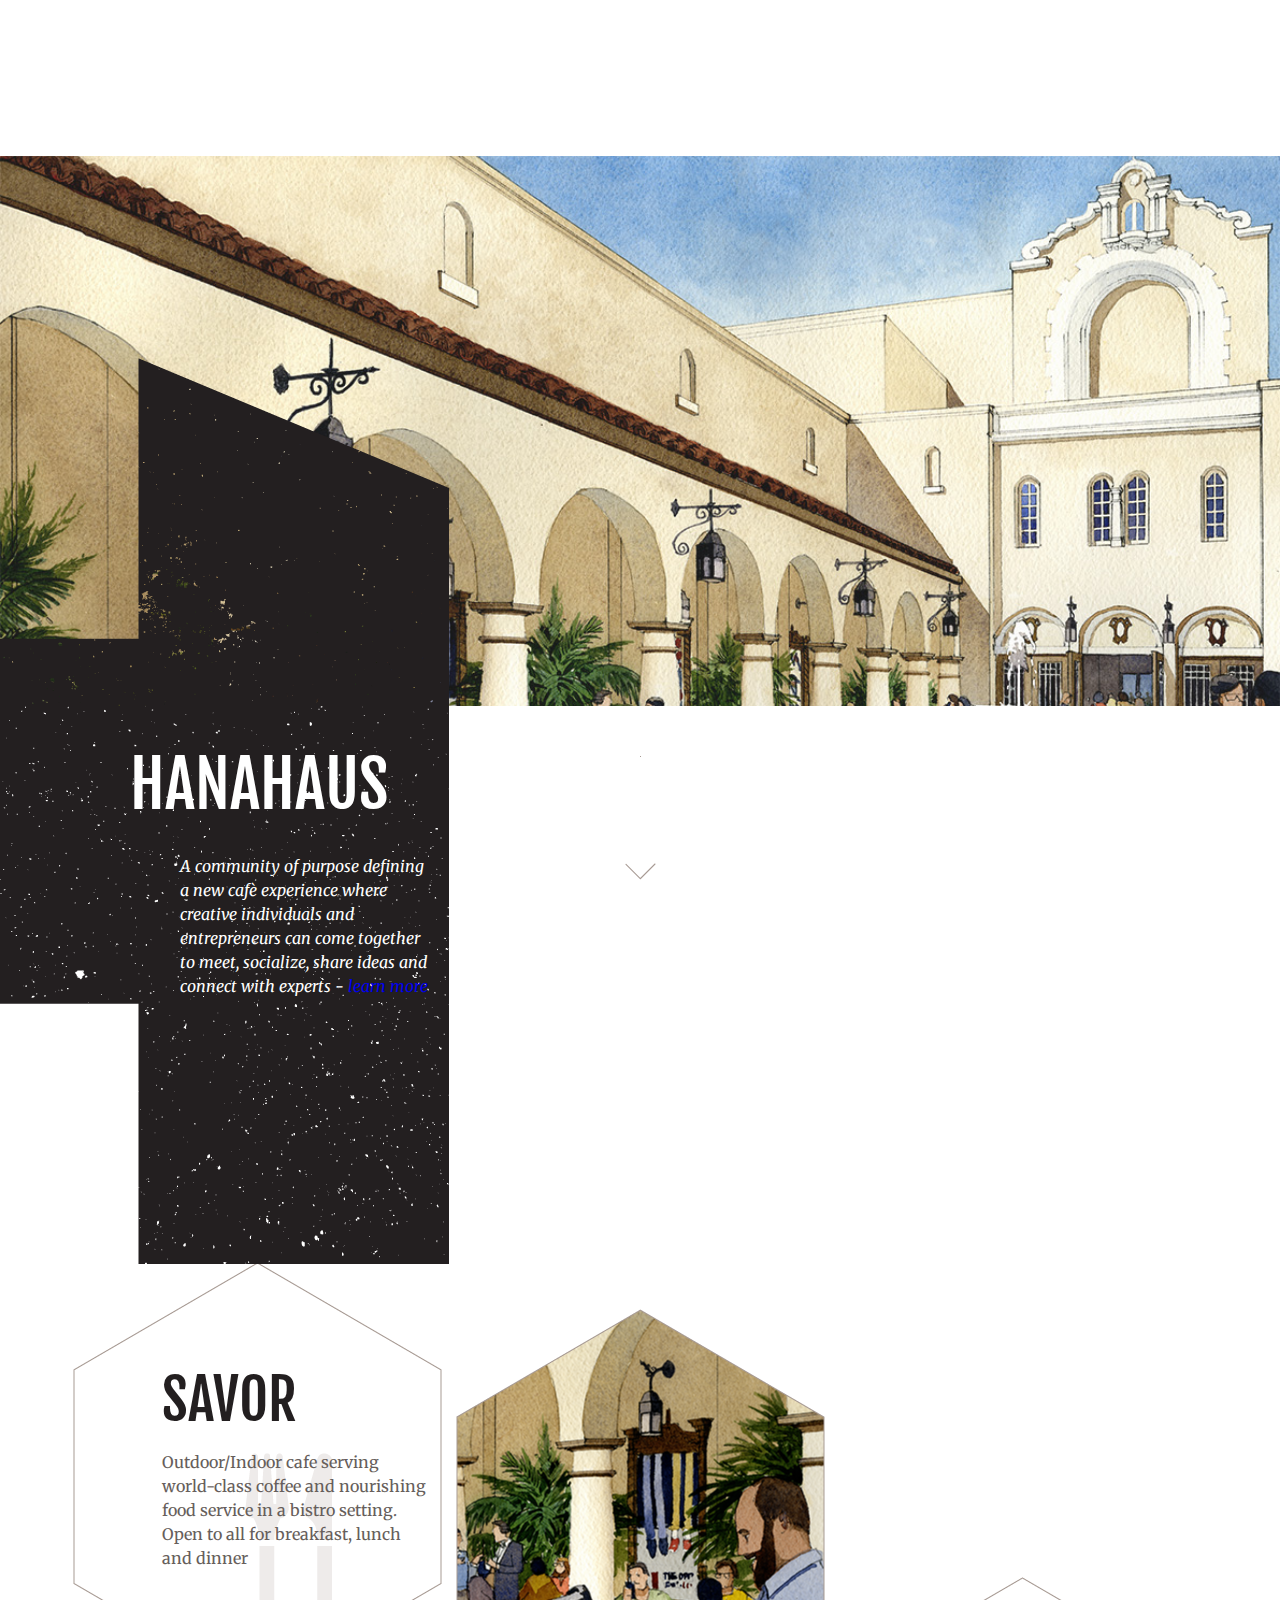
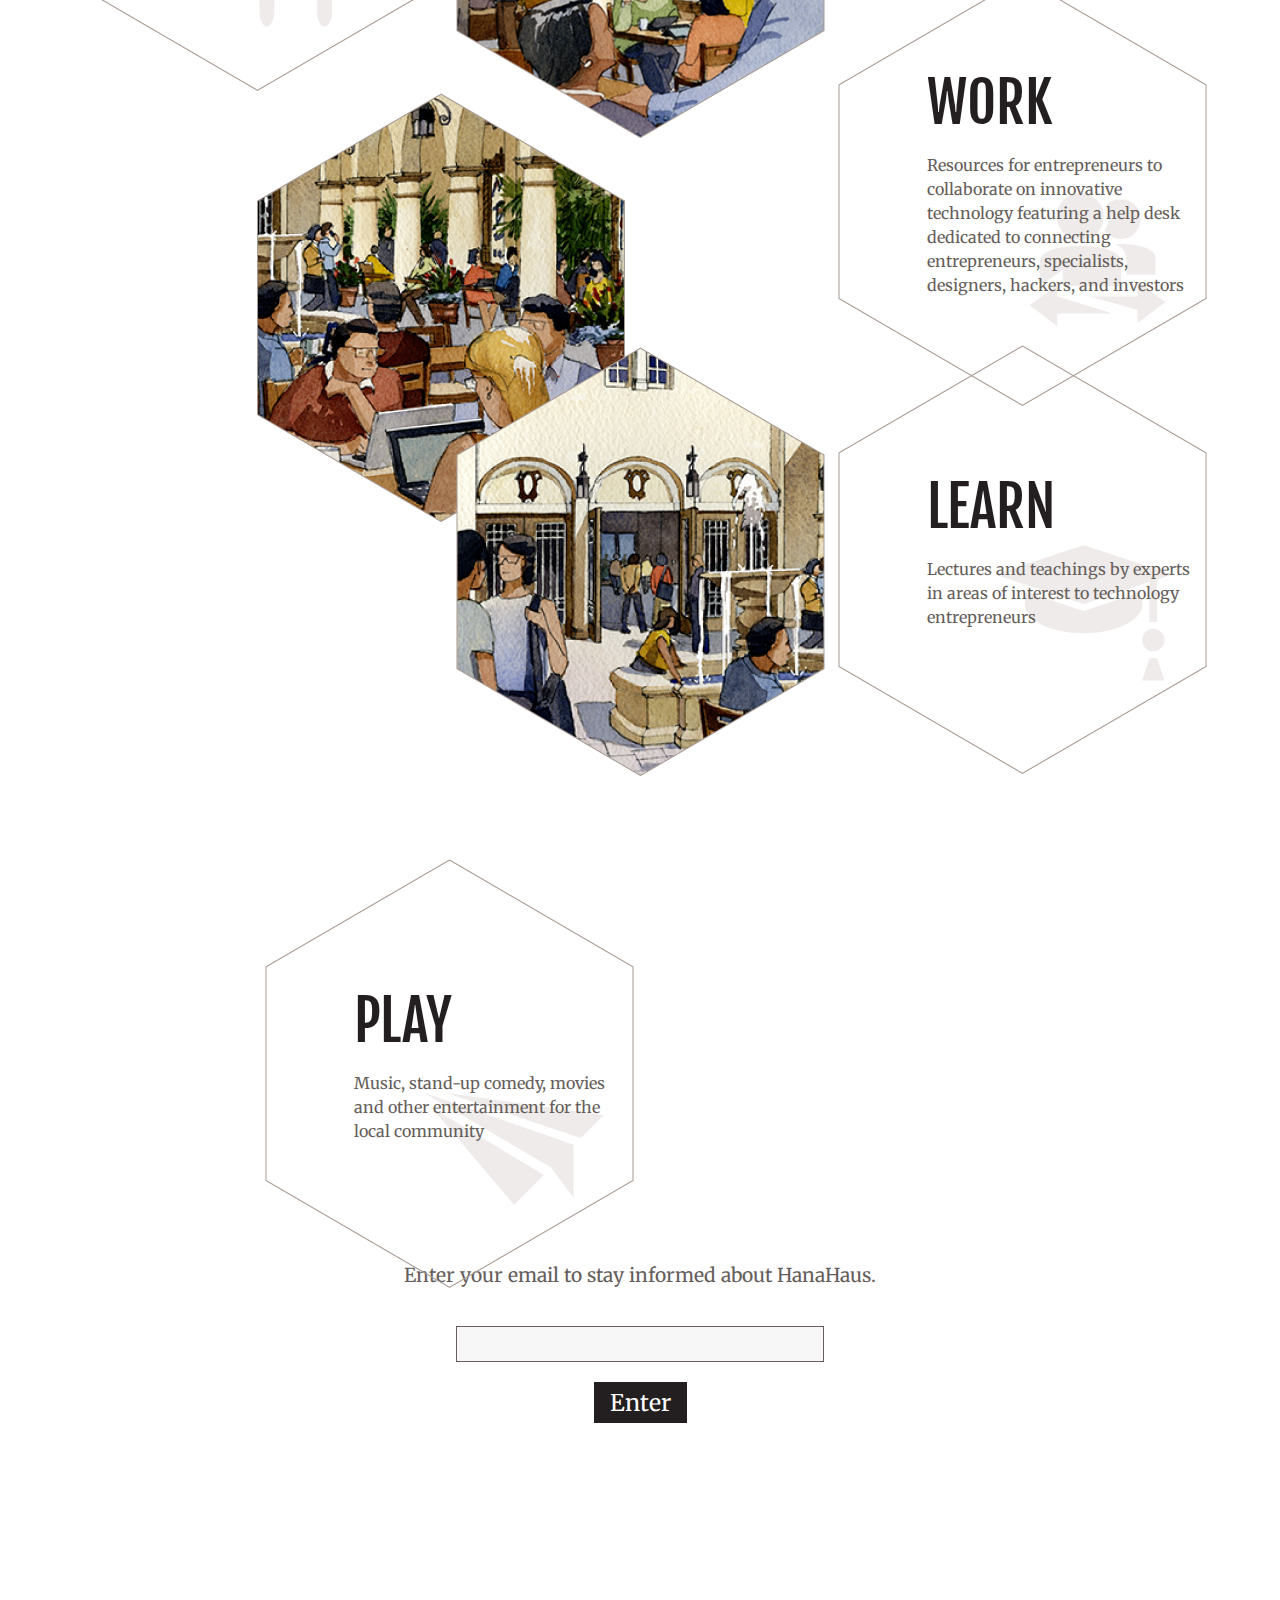
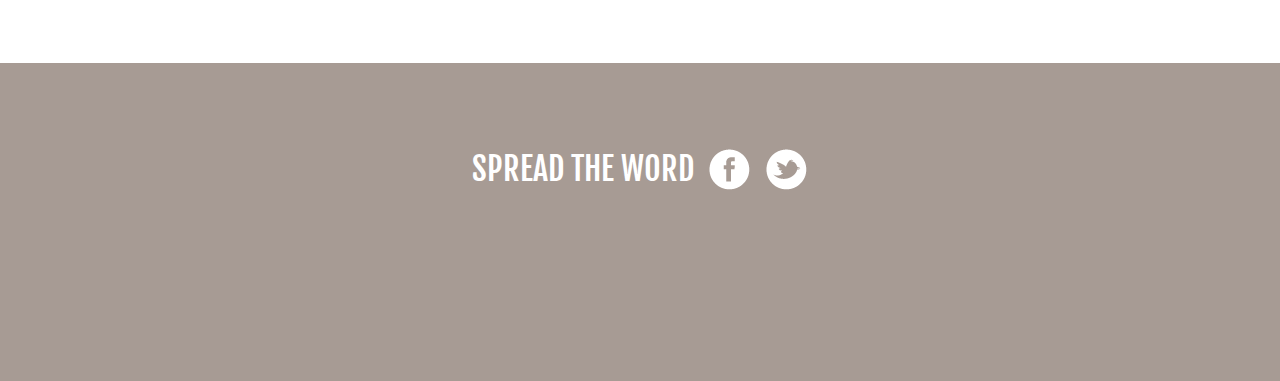
<file: index.html>
<!DOCTYPE html>
<html>
<head>
  <title>HanaHaus, a public cafe</title>
 <link href='http://fonts.googleapis.com/css?family=Fjalla+One|Merriweather:400,400italic' rel='stylesheet' type='text/css'>
 <link rel="shortcut icon" type="image/png" href="favicon.ico"/>
 <meta name="viewport" content="width=device-width, initial-scale=1, maximum-scale=1" />
<meta name="description" content="A community of purpose defining a new caf&egrave; experience where creative individuals  and entrepreneurs can come together to meet, socialize, share ideas and connect with experts">
<meta name="keywords" content="cafe, startup, hanahaus, hana, haus">
  <script type="text/javascript" src="js/d3.v3.min.js"></script>
  <script type="text/javascript" src="http://codeorigin.jquery.com/jquery-1.10.2.min.js"></script>
  <link href="css/style.css" type="text/css" rel="stylesheet">
<meta name="viewport" content="width=device-width">

</head>
<body itemscope itemtype="http://schema.org/LocalBusiness">
<div class="home">
  <svg width="100%" height ="100%" id="svg"></svg>
  <img src="img/arrow.png" alt="Scroll down to navigate" data-0="opacity:1" data--100-bottom-bottom="opacity:0"></img>
  
  
</div>  
  <div class="intro" data-_svgH="height[swing]:550px;background-position: 0px 0px" data-_svgH-500="height[swing]:700px" data-_svgH-1000="height:500px;background-position: 0px -100px">
    <div class="introSide" data-_svgH="margin-top[swing]:200px" data-_svgH-400="margin-top[swing]:-120px" data-_svgH-1000="margin-top[swing]:-300px" data-anchor-target=".home">
      <h2 itemprop="name">HanaHaus</h2>
      <p itemprop="description">A community of purpose defining a new caf&egrave; experience where creative individuals and entrepreneurs can come together to meet, socialize, share ideas and connect with experts - <a href="https://github.com/HanaHaus/HanaHaus/raw/gh-pages/resources/PDF/HanaHaus_MoreInfo_FAQ.pdf">learn more</a>
    </p>
    </div>
  
  </div>



</div>
<div class="introText mobile">
  <p>A community of purpose defining a new caf&egrave; experience where creative individuals and entrepreneurs can come together to meet, socialize, share ideas and connect with experts - <a href="https://github.com/HanaHaus/HanaHaus/raw/gh-pages/resources/PDF/HanaHaus_MoreInfo_FAQ.pdf" color="#665e5b">learn more</a>
  </p>
</div>
<div class="location" data-_svgH-700="height:0px" data-_svgH-800="height:70px" itemprop="address" itemscope itemtype="http://schema.org/PostalAddress">
  <a href="https://www.google.com/maps/place/456+University+Ave,+Palo+Alto,+CA+94301/@37.4475588,-122.1595498,17z/data=!3m1!4b1!4m2!3m1!1s0x808fbb38fcfe46f1:0xffd732ead2e767f3"><img src="img/map.png" alt=""> <span itemprop="streetAddress">456 University Ave</span>, <span itemprop="addressLocality">Palo Alto</span></a>
</div>

<div class="seperator" data-_svgH-800="height:1px" data-_svgH-1000="height:100px"></div>
<div class="info" data-_svgH-650="margin-top[swing]:300px"  data-_svgH-900="margin-top:0px" >
  <div class="hexImages">
    <img src="img/hex1.png" alt="HanaHaus" data-_svgH-800="top[swing]:250px" data-_svgH-1100="top:0px">
    <img src="img/hex2.png" alt="HanaHaus" data-_svgH-1400="top[swing]:300px" data-_svgH-1700="top[swing]:0px" data-_svgH-2300="top[swing]:30px">
    <img src="img/hex3.png" alt="HanaHaus" data-_svgH-1700="top[swing]:200px" data-_svgH-2000="top:0px">
  </div>
  <div class="hexText clearfix" data-_svgH-1100="top[swing]:0px" data-_svgH-3600="top:-200px">
    <div class="outer" data-_svgH-1100="top[swing]:200px" data-_svgH-1300="top:0px">
      <div class="inner">
        <h3>Savor</h3>
        <p>Outdoor/Indoor cafe serving world-class coffee and nourishing food service in a bistro setting. Open to all for breakfast, lunch and dinner</p>
      </div>
    </div>
    <div class="outer" data-_svgH-1200="top[swing]:300px" data-_svgH-1500="top[swing]:0px" data-_svgH-2300="top:100px">
      <div class="inner">
        <h3>Work</h3>
        <p> Resources for entrepreneurs
   to collaborate on innovative technology featuring a help desk dedicated to connecting entrepreneurs, specialists, designers, hackers, 
  and investors</p>
      </div>
    </div>
    <div class="outer" data-_svgH-1500="top[swing]:200px" data-_svgH-1700="top[swing]:0px" data-_svgH-2400="top:100px">
      <div class="inner">
        <h3>Learn</h3>
        <p>Lectures and teachings by experts in areas of interest to technology entrepreneurs</p>
        </div>
    </div>
    <div class="outer" data-_svgH-2100="top[swing]:200px" data-_svgH-2300="top:0px">
      <div class="inner">
        <h3>Play</h3>
        <p>Music, stand-up comedy, movies and other entertainment for the local community</p>
            </div>
    </div>
  </div>
  
    
  </div>
</div> 
<div class="seperator bottom" data-_svgH-2400="height:0px" data-_svgH-2500="height:100px"></div>
<div class="mobile drawing">
 </div>
<div class="subscribe" data-_svgH-2500="margin-top:300px" data-_svgH-2800="margin-top:0px">
  <form action="#" id="ajax-form">
    <p>Enter your email to stay informed about HanaHaus.</p>
    <input type="text" id="email" name="email"><br>
    <input type="submit" value="Enter">
  </form>
  <p class="success" id="success">Thank you for subscribing.<br> We'll keep you posted.</p>
</div>
<div class="social" data-_svgH-2700="margin-top:100px" data-_svgH-2900="margin-top:0px">
  <h3>Spread The Word</h3>
  <span>
  <a href="https://www.facebook.com/hanahaus"><img src="img/facebook.png" alt=""></a>
  <a href="https://twitter.com/HanaHaus"><img src="img/twitter.png" alt=""></a>
  </span>
</div>

<script src="js/skrollr.min.js"></script>
<script src="js/script.js"></script>
  
<script type="text/javascript"> 
      $('#ajax-form').submit(function(){
        console.log($("#email").val());
        $.ajax({
          dataType: 'jsonp',
          url: "http://getsimpleform.com/messages/ajax?form_api_token=14ddc2fa949137479ce6859fb788d3e9",
          data: {
            email: $("#email").val(),
          }
        }).done(function() {
          document.getElementById("ajax-form").style.display = 'none';
          document.getElementById("success").style.display = 'block';
        });
        return false;
      })

  </script>
<script>
  (function(i,s,o,g,r,a,m){i['GoogleAnalyticsObject']=r;i[r]=i[r]||function(){
  (i[r].q=i[r].q||[]).push(arguments)},i[r].l=1*new Date();a=s.createElement(o),
  m=s.getElementsByTagName(o)[0];a.async=1;a.src=g;m.parentNode.insertBefore(a,m)
  })(window,document,'script','//www.google-analytics.com/analytics.js','ga');

  ga('create', 'UA-53591413-1', 'auto');
  ga('require', 'displayfeatures');
  ga('send', 'pageview');
</script>
<!--<script>window.onorientationchange = function() { var orientation = window.orientation; switch(orientation) { case 0: window.location.reload(); break; case 90: window.location.reload(); break; case -90: window.location.reload(); break; } }</script>-->
</body>
</html>
</file>
<file: css/style.css>
body {
  margin: 0;
  font-family: "Merriweather", serif;
  font-size: 16px;
  line-height: 1.5em;
  color: #665e5b; }

img {
  border: none; }

a {
  text-decoration: none;
  /*color: white; */
}

}
a:hover {
  text-decoration: none;
  color: #d3d3d3; 
}
h1, h2, h3 {
  font-family: "Fjalla One", sans-serif;
  font-weight: normal;
  line-height: 1.2em;
  text-transform: uppercase; }

.clearfix:after {
  content: "";
  display: table;
  clear: both; }

.mobile {
  display: none; }

path[class^="side"] {
  -ms-transition: fill 1s ease-in-out ;
  -webkit-transition: fill 1s ease-in-out ;
  -moz-transition: fill 1s ease-in-out ;
  -o-transition: fill 1s ease-in-out ;
  transition: fill 1s ease-in-out ; }

.active {
  -ms-transition: fill 0s ease-in-out !important;
  -webkit-transition: fill 0s ease-in-out !important;
  -moz-transition: fill 0s ease-in-out !important;
  -o-transition: fill 0s ease-in-out !important;
  transition: fill 0s ease-in-out !important; }

.accelerometer .active {
  -ms-transition: fill 0s ease-in-out !important;
  -webkit-transition: fill 0s ease-in-out !important;
  -moz-transition: fill 0s ease-in-out !important;
  -o-transition: fill 0s ease-in-out !important;
  transition: fill 0s ease-in-out !important; }

.side0 {
  fill: white; }

.side0.active {
  fill: #5bc9e3; }

.side1 {
  fill: #f0f0f0; }

.side1.active {
  fill: #dee14e; }

.side2 {
  fill: #f7f7f7; }

.side2.active {
  fill: #a79b94; }

.mask {
  fill: black;
  -ms-transition: fill 40s ease-in-out ;
  -webkit-transition: fill 40s ease-in-out ;
  -moz-transition: fill 40s ease-in-out ;
  -o-transition: fill 40s ease-in-out ;
  transition: fill 40s ease-in-out ;
  -webkit-transition-delay: 8s;
  -moz-transition-delay: 8s;
  -o-transition-delay: 8s;
  -ms-transition-delay: 8s;
  transition-delay: 8s; }

.accelerometer .mask {
  fill: black;
  -ms-transition: fill 30s ease-in-out ;
  -webkit-transition: fill 30s ease-in-out ;
  -moz-transition: fill 30s ease-in-out ;
  -o-transition: fill 30s ease-in-out ;
  transition: fill 30s ease-in-out ;
  -webkit-transition-delay: 0s;
  -moz-transition-delay: 0s;
  -o-transition-delay: 0s;
  -ms-transition-delay: 0s;
  transition-delay: 0s; }

.mask.active {
  fill: white; }

.home img {
  display: block;
  position: absolute;
  bottom: 20px;
  margin-left: -15px;
  left: 50%; }

.intro {
  width: 100%;
  height: 600px;
  overflow: visible;
  background: url("../img/Courtyard-Color2.jpg") no-repeat top center;
  -webkit-background-size: cover;
  -moz-background-size: cover;
  -o-background-size: cover;
  background-size: cover;
  color: #fff; }
  .intro .introSide {
    margin-top: -160px;
    z-index: 100;
    position: absolute;
    width: 457px;
    max-width: 50%;
    height: 912px;
    overflow: visible;
    background: url("../img/side_logo_empty.png") no-repeat center center;
    background-size: 100%; }
    .intro .introSide h2 {
      font-size: 4em;
      margin: 391px auto 30px 130px; }
    .intro .introSide p {
      font-style: italic;
      margin: 0px 25px auto 180px;
      display: block; }

.location {
  background-color: #231f20;
  position: relative;
  z-index: 1; }
  .location a {
    display: block;
    text-align: right;
    color: white;
    margin: 0 100px;
    padding: 20px;
    font-family: "Fjalla One", sans-serif;
    font-size: 1.3em;
    text-transform: uppercase; }
    .location a img, .location a p {
      display: inline-block;
      vertical-align: middle;
      margin-right: 5px; }

.hexImages {
  position: absolute;
  width: 100%;
  overflow: visible; }
  .hexImages img {
    display: block;
    margin: auto;
    position: relative; }
    .hexImages img:nth-child(2) {
      margin-top: -100px; }
    .hexImages img:nth-child(3) {
      -o-transform: translate(0, -80px);
      -ms-transform: translate(0, -80px);
      -webkit-transform: translate(0, -80px);
      -moz-transform: translate(0, -80px);
      transform: translate(0, -80px); }

.hexText h3 {
  font-size: 3.5em;
  color: #231f20;
  margin: 0; }

.seperator {
  background: url("../img/border.png") repeat-y center 0;
  height: 100px;
  position: relative;
  margin: 50px auto 30px auto; }

.bottom {
  margin-top: -300px;
  height: 100px; }

.subscribe {
  margin: 0 auto;
  height: 350px;
  width: 100%;
  z-index: -1;
  overflow: hidden;
  font-size: 1.2em; }

.subscribe form {
  display: block;
  margin: 50px auto;
  text-align: center; }

input {
  border: 1px solid #231f20; }

textarea:focus, input:focus {
  outline: 0; }

input[type=text] {
  width: 346px;
  height: 34px;
  border: 1px solid #665e5b;
  background-color: rgba(102, 94, 91, 0.05);
  margin: 20px auto;
  font-size: 1.2em;
  padding: 0 10px; }

input[type=submit] {
  display: block;
  color: white;
  font-size: 1.2em;
  padding: 5px 15px;
  margin: 0 auto;
  background-color: #231f20;
  font-family: "Merriweather", serif;
  cursor: pointer; }

.social {
  height: 233px;
  background-color: #a79b94;
  padding-top: 85px;
  text-align: center; }
  .social span {
    display: inline-block; }
  .social h3, .social a {
    display: inline-block;
    vertical-align: middle;
    margin: 0px 5px;
    font-size: 2em;
    color: #fff; }

.success {
  text-align: center;
  display: none; }

@media (min-width: 768px) {
  .hexText {
    position: relative;
    margin-bottom: -150px; }
    .hexText div.outer {
      width: 381px;
      height: 439px;
      display: table;
      position: relative; }
      .hexText div.outer .inner {
        display: table-cell;
        vertical-align: middle; }
      .hexText div.outer h3 {
        padding-left: 95px; }
      .hexText div.outer p {
        padding-left: 95px;
        width: 270px; }
      .hexText div.outer:nth-child(1) {
        background: url("../img/hex_dine.png") center center no-repeat;
        margin-right: 65%;
        clear: both;
        float: right; }
      .hexText div.outer:nth-child(2) {
        background: url("../img/hex_connect.png") center center no-repeat;
        -o-transform: translate(0, -224px);
        -ms-transform: translate(0, -224px);
        -webkit-transform: translate(0, -224px);
        -moz-transform: translate(0, -224px);
        transform: translate(0, -224px);
        /*top: -254px;*/
        margin-left: 65%;
        clear: both; }
      .hexText div.outer:nth-child(3) {
        background: url("../img/hex_learn.png") center center no-repeat;
        -o-transform: translate(0, -195px);
        -ms-transform: translate(0, -195px);
        -webkit-transform: translate(0, -195px);
        -moz-transform: translate(0, -195px);
        transform: translate(0, -195px);
        margin-left: 65%;
        clear: both; }
      .hexText div.outer:nth-child(4) {
        background: url("../img/hex_play.png") center center no-repeat;
        float: right;
        margin-right: 50%;
        clear: both;
        -o-transform: translate(0, -120px);
        -ms-transform: translate(0, -120px);
        -webkit-transform: translate(0, -120px);
        -moz-transform: translate(0, -120px);
        transform: translate(0, -120px); } }
@media (min-width: 768px) and (max-width: 992px) {
  .intro {
    background-position: center center !important;}
  .intro .introSide a{color: #665e5b;}
    .intro .introSide h2 {
      font-size: 3.5em; }

  .location a {
    margin: 0 0 0 100px; }

  .hexImages img:nth-child(1) {
    margin-top: 230px; }
  .hexImages img:nth-child(2) {
    padding-left: 18px; }
  .hexImages img:nth-child(3) {
    -o-transform: translate(0, 348px);
    -ms-transform: translate(0, 348px);
    -webkit-transform: translate(0, 348px);
    -moz-transform: translate(0, 348px);
    transform: translate(0, 348px); }

  .hexText div.outer:nth-child(1) {
    margin-right: 50%;
    margin-top: -100px; }
  .hexText div.outer:nth-child(2) {
    margin-left: 50%;
    -o-transform: translate(0, 280px);
    -ms-transform: translate(0, 280px);
    -webkit-transform: translate(0, 280px);
    -moz-transform: translate(0, 280px);
    transform: translate(0, 280px); }
  .hexText div.outer:nth-child(3) {
    -o-transform: translate(0, 300px);
    -ms-transform: translate(0, 300px);
    -webkit-transform: translate(0, 300px);
    -moz-transform: translate(0, 300px);
    transform: translate(0, 300px);
    margin-left: 50%; }
  .hexText div.outer:nth-child(4) {
    -o-transform: translate(0, -40px);
    -ms-transform: translate(0, -40px);
    -webkit-transform: translate(0, -40px);
    -moz-transform: translate(0, -40px);
    transform: translate(0, -40px); }

  .accelerometer .hexText div.outer:nth-child(2) {
    -o-transform: translate(0, 222px);
    -ms-transform: translate(0, 222px);
    -webkit-transform: translate(0, 222px);
    -moz-transform: translate(0, 222px);
    transform: translate(0, 222px); }
  .accelerometer .hexText div.outer:nth-child(3) {
    -o-transform: translate(0, 230px);
    -ms-transform: translate(0, 230px);
    -webkit-transform: translate(0, 230px);
    -moz-transform: translate(0, 230px);
    transform: translate(0, 230px); }
  .accelerometer .hexText div.outer:nth-child(4) {
    -o-transform: translate(0, -208px);
    -ms-transform: translate(0, -208px);
    -webkit-transform: translate(0, -208px);
    -moz-transform: translate(0, -208px);
    transform: translate(0, -208px); }

  .bottom {
    margin-top: 220px; }

  .seperator {
    margin-bottom: 80px; } }
@media (max-width: 767px) and (orientation: landscape) {
  .intro .introSide {
    max-width: 35%; } 
  .intro .introSide a{color: #665e5b;}
}
@media (max-width: 480px) {
  .intro .introSide {
    max-width: 60%; }
    .intro .introSide h2 {
      font-size: 1.8em; }

  input[type=text] {
    width: 246px; }

  .location a {
    padding: 20px 0; } }
@media (max-width: 767px) {
  .mobile {
    display: inherit; }

  .notmobile {
    display: none; }

  .seperator {
    display: none; }

  .intro {
    height: 288px; }
    .intro .introSide {
      margin-top: -100px;
      height: 450px; }
      .intro .introSide h2 {
        font-size: 2em;
        margin: 200px auto 30px 50px; }
        .intro .introSide a{color: #665e5b;}
      .intro .introSide p {
        display: none; }

  .introText {
    margin: 80px 20px; }
  .introText a{color: #665e5b;}

  .location a {
    text-align: center;
    margin: 0; }

  .hexImages {
    display: none; }

  .hexText .outer {
    margin: 40px 20px;
    min-height: 240px; }
    .hexText .outer:nth-child(1) {
      background: url("../img/dine.png") right bottom no-repeat; }
    .hexText .outer:nth-child(2) {
      background: url("../img/connect.png") right bottom no-repeat; }
    .hexText .outer:nth-child(3) {
      background: url("../img/learn.png") right bottom no-repeat; }
    .hexText .outer:nth-child(4) {
      background: url("../img/play.png") right bottom no-repeat; }

  .drawing {
    border: 1px solid #a79b94;
    height: 229px;
    width: 100%;
    background: url("../img/drawing.png") center center no-repeat; } }
</file>
